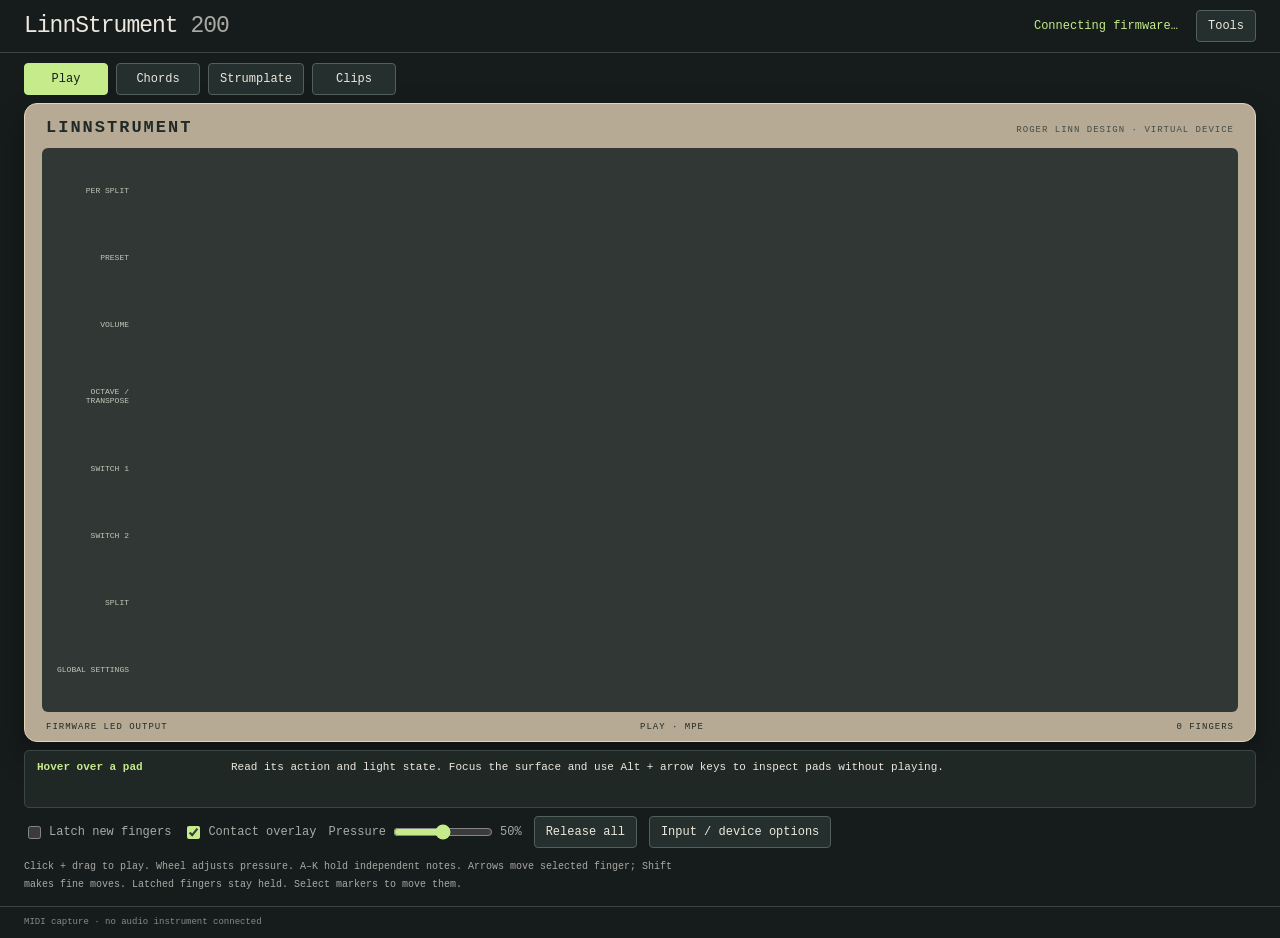
<file: crates/linnstrument-sim/web/index.html>
<!doctype html>
<html lang="en"><head><meta charset="utf-8"><meta name="viewport" content="width=device-width,initial-scale=1"><title>LinnStrument firmware replica</title><link rel="stylesheet" href="style.css"></head>
<body class="instrument-page">
<header><div><h1>LinnStrument <span id="model">200</span></h1></div><div class="status"><span id="connection">Connecting firmware…</span><button id="show-tools" type="button">Tools</button></div></header>
<main>
<nav class="surface-modes" aria-label="Playing mode"><button data-surface-mode="play" aria-pressed="true">Play</button><button data-surface-mode="chords" aria-pressed="false">Chords</button><button data-surface-mode="strumplate" aria-pressed="false">Strumplate</button><button data-surface-mode="clips" aria-pressed="false">Clips</button><span id="performance-summary" role="status"></span></nav>
<div id="chord-key" class="toolbar" hidden><label>Root <select id="root-note" aria-label="Chord root note"><option value="0">C</option><option value="1">C♯</option><option value="2">D</option><option value="3">E♭</option><option value="4">E</option><option value="5">F</option><option value="6">F♯</option><option value="7">G</option><option value="8">A♭</option><option value="9">A</option><option value="10">B♭</option><option value="11">B</option></select></label><label>Scale <select id="root-scale" aria-label="Chord scale"><option value="major">Major</option><option value="natural_minor">Natural minor</option><option value="dorian">Dorian</option><option value="mixolydian">Mixolydian</option></select></label><span>Left hand: chord controls · Right hand: degree / octave</span></div>
<section class="instrument" aria-label="Virtual LinnStrument"><div class="brand">LINNSTRUMENT <small>ROGER LINN DESIGN · VIRTUAL DEVICE</small></div><div class="surface-wrap"><div id="controls"></div><canvas id="surface" tabindex="0" aria-describedby="pad-help" aria-label="LinnStrument surface. Press A S D F G H J K for independent notes. Arrow keys move selected finger; brackets change pressure."></canvas></div><div class="instrument-footer"><span>FIRMWARE LED OUTPUT</span><span id="mode">PLAY · MPE</span><span id="fingers">0 FINGERS</span></div></section>
<div id="pad-help" class="pad-help" role="status" aria-live="polite"><strong id="pad-title">Hover over a pad</strong><span id="pad-description">Read its action and light state. Focus the surface and use Alt + arrow keys to inspect pads without playing.</span><span id="pad-light"></span></div>
<div class="toolbar"><label><input type="checkbox" id="latch"> Latch new fingers</label><label><input type="checkbox" id="markers" checked> Contact overlay</label><label>Pressure <input id="pressure" type="range" min="0" max="1" step=".01" value=".5"><output id="pressure-value">50%</output></label><button id="release">Release all</button><button id="device-options-toggle" aria-expanded="false" aria-controls="device-options">Input / device options</button></div>
<div class="support"><p>Click + drag to play. Wheel adjusts pressure. <span id="keyboard-help">A–K hold independent notes. Arrows move selected finger; Shift makes fine moves.</span> Latched fingers stay held. Select markers to move them.</p><div id="contact-list" aria-label="Active contacts"></div></div>
<div id="device-options" hidden><small id="revision"></small><div class="toolbar"><button id="foot-left">Hold left pedal</button><button id="foot-right">Hold sustain pedal</button><button id="example">Play scripted phrase</button><button id="pause">Pause</button><button id="step">Step 10 ms</button><button id="reset">Reset device</button></div><p id="clip-layout" hidden>Clip pads: bottom row 1–8 launches/stops clips. Hold the pad directly above a running clip to mute it (cyan); release restores future attacks. Rows 3 and 4 above bottom row 0 hold octave down/up for each running clip; blue ready, magenta shifted. Opposing holds cancel. Row 2 remains the optional A/B morph strip. Top row 1–7 selects I–VII and takes over follower harmony. Green marks the active degree; other degrees are blue. Hold the pad directly below I for Fill (yellow ready, magenta held). Held notes keep their pitches. Row 5 columns 6–11 select Block, strum up/down, arpeggio up/down and Humanized; green marks the selection. Return to Chord pads to play it.</p>
<details><summary>Mouse / keyboard pressure profile</summary><form id="pressure-profile" class="harmony-fields"><label>Attack ms <input name="attack" type="number" min="0" max="2000" value="0" required></label><label>Release ms <input name="release" type="number" min="0" max="2000" value="0" required></label><button type="submit">Apply pressure profile</button></form><p>Linear synthetic pressure, sampled by the native clock every 1 ms. Applies to mouse, keyboard and scripted contacts. Release all contacts before changing. Focus recovery and Release All bypass release tails.</p><output id="profile-state"></output></details>
<details><summary>Keyboard contacts</summary><p>Map lowercase letters or digits to continuous sensor coordinates. Column 0 is the firmware control column; row 0 is the bottom row. Arrow controls remain available. Release all contacts before applying.</p><form id="keyboard-form"><label for="keyboard-settings">Keyboard mapping JSON</label><textarea id="keyboard-settings" rows="8" maxlength="4096" spellcheck="false"></textarea><button type="submit">Apply keyboard settings</button><button id="keyboard-defaults" type="button">Load defaults</button><output id="keyboard-status" role="status"></output></form></details>
<details><summary>Capture / replay gesture run</summary><p>Run starts at device reset. Export includes native contact commands, firmware MIDI and LED changes. Release contacts, stop host, and pause before verification.</p><label>Run path <input id="run-path" value="/tmp/linnstrument-run.json"></label><button id="export-run">Export run</button><button id="verify-run">Verify replay</button><output id="run-status"></output><p><label>Custom contact script <input id="scenario-path" placeholder="/path/to/scenario.json"></label><button id="run-scenario">Run script</button><output id="scenario-status"></output></p></details>
<details id="inspector"><summary>Firmware / MPE inspector</summary><div class="inspector-grid"><pre id="diagnostics"></pre><pre id="midi"></pre></div></details>
</div><p id="error" role="alert"></p>
</main><footer><span id="instrument-output">MIDI capture · no audio instrument connected</span></footer>
<script src="bridge.js"></script><script type="module" src="instrument.js"></script><script type="module" src="surface-view.js"></script></body></html>
</file>
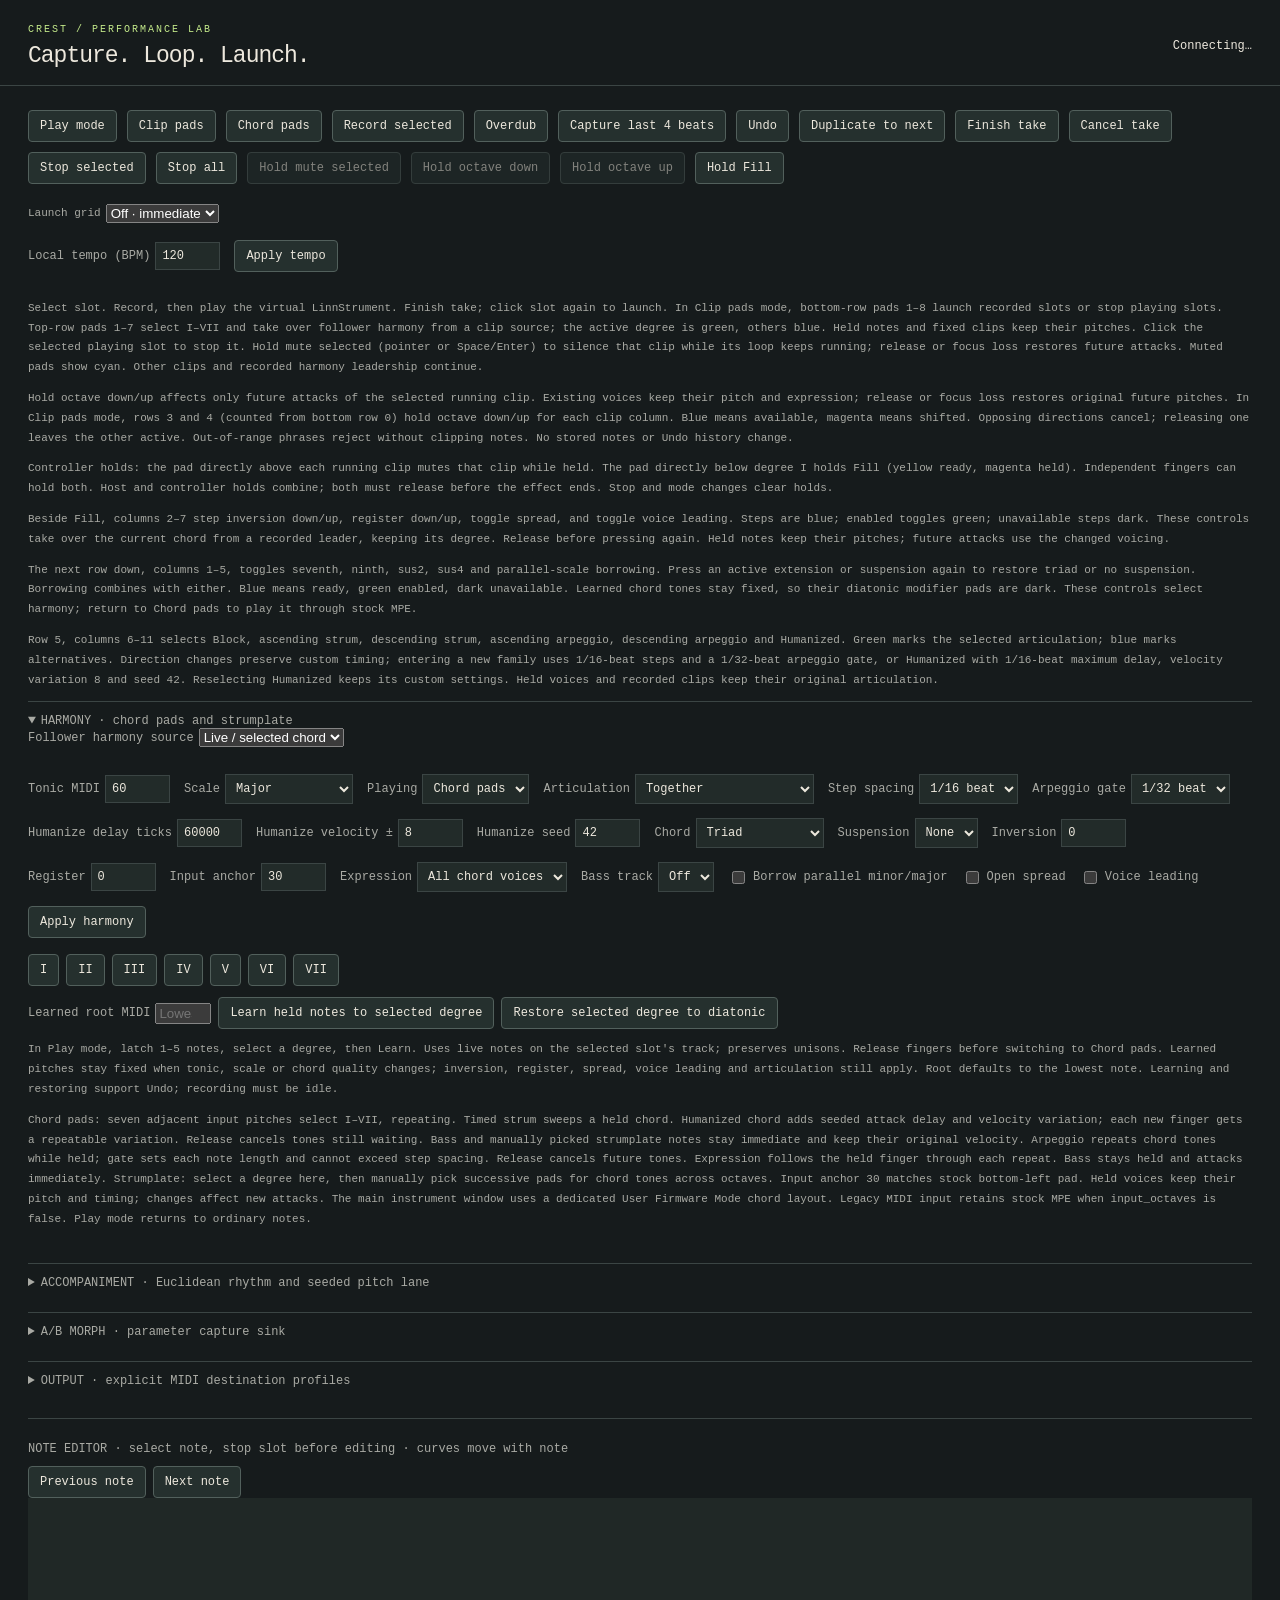
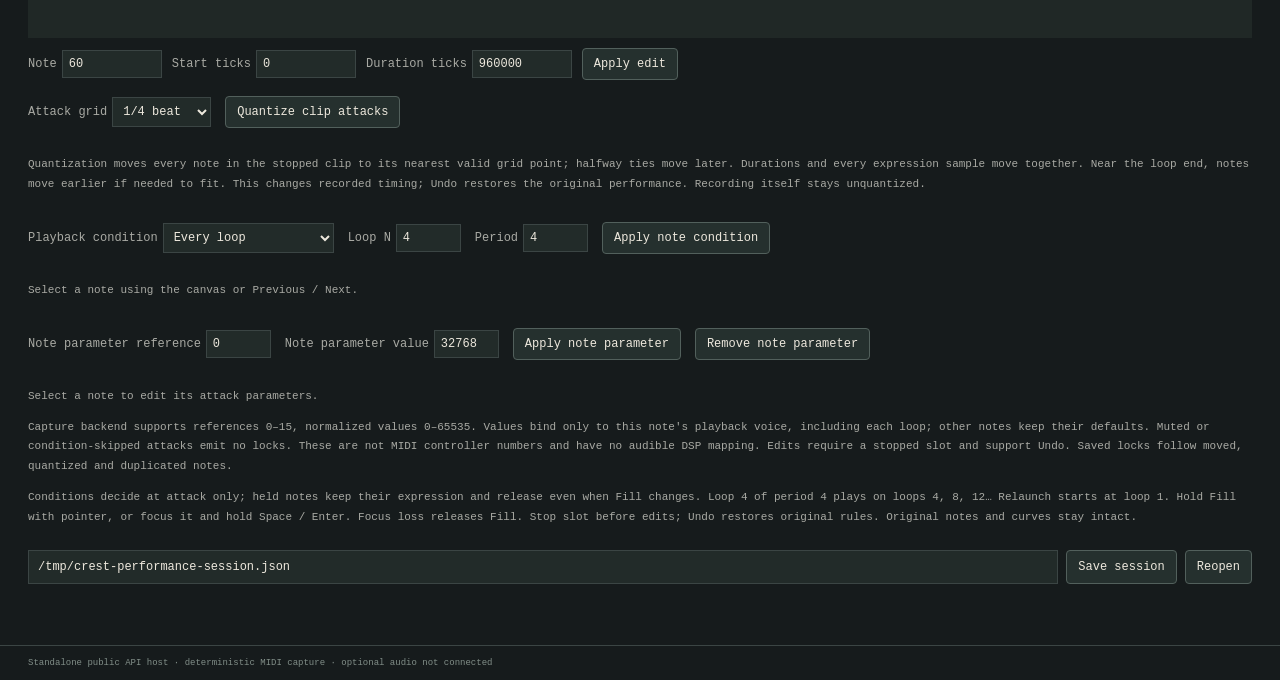
<file: crates/linnstrument-sim/web/host.html>
<!doctype html><html lang="en"><head><meta charset="utf-8"><meta name="viewport" content="width=device-width,initial-scale=1"><title>Crest Performance test host</title><link rel="stylesheet" href="style.css"></head><body>
<header><div><span class="eyebrow">CREST / PERFORMANCE LAB</span><h1>Capture. Loop. Launch.</h1></div><span id="connection">Connecting…</span></header>
<main><div class="host-toolbar"><button id="play">Play mode</button><button id="clips">Clip pads</button><button id="chords">Chord pads</button><button id="record">Record selected</button><button id="overdub">Overdub</button><button id="retro">Capture last 4 beats</button><button id="undo">Undo</button><button id="duplicate">Duplicate to next</button><button id="finish">Finish take</button><button id="cancel">Cancel take</button><button id="stop-slot">Stop selected</button><button id="stop">Stop all</button><button id="mute" aria-pressed="false" disabled>Hold mute selected</button><button id="octave-down" aria-pressed="false" disabled>Hold octave down</button><button id="octave-up" aria-pressed="false" disabled>Hold octave up</button><button id="fill" aria-pressed="false">Hold Fill</button></div><label class="note">Launch grid <select id="launch-quantum"><option value="0">Off · immediate</option><option value="960000">1 beat</option><option value="3840000">4 beats</option></select></label><div id="grid" class="clip-grid"></div>
<form id="tempo-form" class="harmony-fields"><label>Local tempo (BPM) <input name="bpm" type="number" min="1" max="999" step=".001" value="120" required></label><button type="submit">Apply tempo</button></form>
<p class="note">Select slot. Record, then play the virtual LinnStrument. Finish take; click slot again to launch. In Clip pads mode, bottom-row pads 1–8 launch recorded slots or stop playing slots. Top-row pads 1–7 select I–VII and take over follower harmony from a clip source; the active degree is green, others blue. Held notes and fixed clips keep their pitches. Click the selected playing slot to stop it. Hold mute selected (pointer or Space/Enter) to silence that clip while its loop keeps running; release or focus loss restores future attacks. Muted pads show cyan. Other clips and recorded harmony leadership continue.</p>
<p class="note">Hold octave down/up affects only future attacks of the selected running clip. Existing voices keep their pitch and expression; release or focus loss restores original future pitches. In Clip pads mode, rows 3 and 4 (counted from bottom row 0) hold octave down/up for each clip column. Blue means available, magenta means shifted. Opposing directions cancel; releasing one leaves the other active. Out-of-range phrases reject without clipping notes. No stored notes or Undo history change.</p>
<p class="note">Controller holds: the pad directly above each running clip mutes that clip while held. The pad directly below degree I holds Fill (yellow ready, magenta held). Independent fingers can hold both. Host and controller holds combine; both must release before the effect ends. Stop and mode changes clear holds.</p>
<p class="note">Beside Fill, columns 2–7 step inversion down/up, register down/up, toggle spread, and toggle voice leading. Steps are blue; enabled toggles green; unavailable steps dark. These controls take over the current chord from a recorded leader, keeping its degree. Release before pressing again. Held notes keep their pitches; future attacks use the changed voicing.</p>
<p class="note">The next row down, columns 1–5, toggles seventh, ninth, sus2, sus4 and parallel-scale borrowing. Press an active extension or suspension again to restore triad or no suspension. Borrowing combines with either. Blue means ready, green enabled, dark unavailable. Learned chord tones stay fixed, so their diatonic modifier pads are dark. These controls select harmony; return to Chord pads to play it through stock MPE.</p>
<p class="note">Row 5, columns 6–11 selects Block, ascending strum, descending strum, ascending arpeggio, descending arpeggio and Humanized. Green marks the selected articulation; blue marks alternatives. Direction changes preserve custom timing; entering a new family uses 1/16-beat steps and a 1/32-beat arpeggio gate, or Humanized with 1/16-beat maximum delay, velocity variation 8 and seed 42. Reselecting Humanized keeps its custom settings. Held voices and recorded clips keep their original articulation.</p>
<details id="harmony-panel" open><summary>HARMONY · chord pads and strumplate</summary>
<label>Follower harmony source <select id="harmony-source"><option value="selected">Live / selected chord</option></select></label>
<p id="harmony-source-state" class="note"></p>
<form id="harmony-form" class="harmony-fields">
<label>Tonic MIDI <input name="tonic" type="number" min="0" max="127" value="60" required></label>
<label>Scale <select name="scale"><option value="major">Major</option><option value="natural_minor">Natural minor</option><option value="dorian">Dorian</option><option value="mixolydian">Mixolydian</option></select></label>
<label>Playing <select name="playing"><option value="chord_pads">Chord pads</option><option value="strumplate">Strumplate</option></select></label>
<label>Articulation <select name="articulation"><option value="block">Together</option><option value="humanized">Humanized chord</option><option value="ascending">Strum low to high</option><option value="descending">Strum high to low</option><option value="arpeggio_ascending">Arpeggio low to high</option><option value="arpeggio_descending">Arpeggio high to low</option></select></label>
<label>Step spacing <select name="strum_interval"><option value="30000">1/32 beat</option><option value="60000" selected>1/16 beat</option><option value="120000">1/8 beat</option><option value="240000">1/4 beat</option><option value="480000">1/2 beat</option><option value="960000">1 beat</option></select></label>
<label>Arpeggio gate <select name="arpeggio_gate"><option value="15000">1/64 beat</option><option value="30000" selected>1/32 beat</option><option value="60000">1/16 beat</option><option value="120000">1/8 beat</option><option value="240000">1/4 beat</option><option value="480000">1/2 beat</option><option value="960000">1 beat</option></select></label>
<label>Humanize delay ticks <input name="humanize_delay" type="number" min="0" max="960000" value="60000" required></label>
<label>Humanize velocity ± <input name="humanize_velocity" type="number" min="0" max="63" value="8" required></label>
<label>Humanize seed <input name="humanize_seed" type="number" min="0" max="4294967295" value="42" required></label>
<label>Chord <select name="extension"><option value="triad">Triad</option><option value="seventh">Seventh</option><option value="add_ninth">Add9</option><option value="sixth">Sixth</option><option value="major_seventh">Major seventh</option><option value="minor_seventh">Minor seventh</option><option value="major_ninth">Major ninth</option><option value="ninth">Ninth</option></select></label>
<label>Suspension <select name="suspension"><option value="none">None</option><option value="second">Sus2</option><option value="fourth">Sus4</option></select></label>
<label>Inversion <input name="inversion" type="number" min="-4" max="4" value="0" required></label>
<label>Register <input name="register" type="number" min="-3" max="3" value="0" required></label>
<label>Input anchor <input name="input_anchor" type="number" min="0" max="127" value="30" required></label>
<label>Expression <select name="expression"><option value="all_voices">All chord voices</option><option value="top_voice">Top voice only</option></select></label>
<label>Bass track <select name="bass_track"><option value="">Off</option></select></label>
<label><input name="borrowed" type="checkbox">Borrow parallel minor/major</label>
<label><input name="spread" type="checkbox">Open spread</label>
<label><input name="voice_leading" type="checkbox">Voice leading</label>
<button type="submit">Apply harmony</button>
</form><div id="degrees" class="degree-strip" aria-label="Selected chord degree"></div>
<p id="voicing" class="note" aria-live="polite"></p>
<div class="degree-strip"><label>Learned root MIDI <input id="learned-root" type="number" min="0" max="127" placeholder="Lowest held note"></label><button id="learn-chord">Learn held notes to selected degree</button><button id="clear-chord">Restore selected degree to diatonic</button></div>
<p id="learned-state" class="note" aria-live="polite"></p>
<p class="note">In Play mode, latch 1–5 notes, select a degree, then Learn. Uses live notes on the selected slot's track; preserves unisons. Release fingers before switching to Chord pads. Learned pitches stay fixed when tonic, scale or chord quality changes; inversion, register, spread, voice leading and articulation still apply. Root defaults to the lowest note. Learning and restoring support Undo; recording must be idle.</p>
<p class="note">Chord pads: seven adjacent input pitches select I–VII, repeating. Timed strum sweeps a held chord. Humanized chord adds seeded attack delay and velocity variation; each new finger gets a repeatable variation. Release cancels tones still waiting. Bass and manually picked strumplate notes stay immediate and keep their original velocity. Arpeggio repeats chord tones while held; gate sets each note length and cannot exceed step spacing. Release cancels future tones. Expression follows the held finger through each repeat. Bass stays held and attacks immediately. Strumplate: select a degree here, then manually pick successive pads for chord tones across octaves. Input anchor 30 matches stock bottom-left pad. Held voices keep their pitch and timing; changes affect new attacks. The main instrument window uses a dedicated User Firmware Mode chord layout. Legacy MIDI input retains stock MPE when input_octaves is false. Play mode returns to ordinary notes.</p></details>
<details id="pattern-panel"><summary>ACCOMPANIMENT · Euclidean rhythm and seeded pitch lane</summary>
<form id="pattern-form" class="harmony-fields">
<label>Steps <input name="steps" type="number" min="1" max="128" value="16" required></label>
<label>Pulses <input name="pulses" type="number" min="0" max="128" value="5" required></label>
<label>Rotation <input name="rotation" type="number" min="0" max="127" value="0" required></label>
<label>Step ticks <input name="step" type="number" min="1" max="3840000" value="240000" required></label>
<label>Gate ticks <input name="gate" type="number" min="1" max="3840000" value="120000" required></label>
<label>Pitch cycle <input name="pitch_steps" type="number" min="1" max="128" value="8" required></label>
<label>Lowest tone <input name="tone_min" type="number" min="-16" max="16" value="0" required></label>
<label>Highest tone <input name="tone_max" type="number" min="-16" max="16" value="5" required></label>
<label>Seed <input name="seed" type="number" min="0" max="4294967295" value="1" required></label>
<label>Velocity <input name="velocity" type="number" min="1" max="127" value="90" required></label>
<label>Velocity variation <input name="velocity_variation" type="number" min="0" max="63" value="0" required></label>
<label>Timing variation ticks <input name="timing_variation" type="number" min="0" max="3840000" value="0" required></label>
<label><input name="follow_harmony" type="checkbox">Follow active harmony</label>
<button type="submit">Generate selected slot</button></form>
<div class="degree-strip"><button id="follow-on">Follow harmony</button><button id="follow-off">Use original notes</button><button id="freeze">Freeze current harmony</button></div>
<p id="pattern-state" class="note"></p><p class="note">Stop selected slot before generating, changing follow mode, or freezing. Changes support Undo. Different slots loop independently. Timing variation delays attacks within each step. Following changes future attacks only; freeze stores the current follower harmony as fixed pitches. A clip source uses its recorded chord gestures, including timing before delayed strums. Its last chord carries across loop pickup gaps; stopping it restores live/selected harmony. Empty slots and clips without chord gestures use live/selected harmony. Editing rendered notes does not rewrite recorded chord intent.</p>
</details>
<details id="scene-panel"><summary>A/B MORPH · parameter capture sink</summary>
<p class="note">Configure up to 16 normalized parameter endpoints (0–65535). The capture sink accepts these references; they are not MIDI controller numbers and do not change an audible instrument. Production hosts must advertise supported parameter references and map values to their own sound engine.</p>
<form id="scene-form"><div id="scene-parameters"></div><div class="degree-strip"><button id="scene-add" type="button">Add parameter</button><button type="submit">Apply A/B endpoints</button></div></form>
<div class="degree-strip"><button id="scene-a" disabled>State A</button><label>A/B position <input id="scene-position" type="range" min="0" max="65535" step="1" value="0" disabled></label><button id="scene-b" disabled>State B</button><output id="scene-position-value">No position emitted</output></div>
<p id="scene-status" class="note" aria-live="polite"></p>
<p class="note">In Clip pads mode, slide across the third row from the bottom. Stock firmware supplies continuous X through sensors; the first finger owns the row until release. Blue marks the morph row; green marks the current position. Release leaves the last value. Stop releases notes but leaves parameter values. Changing endpoints requires releasing the row and touching again. Endpoints save with the session; reopening emits no values until a gesture. Use the note editor for voice-scoped attack locks. Parameter automation recording remains separate work.</p>
<pre id="parameter-capture" aria-label="Captured parameter events"></pre></details>
<details id="output-panel"><summary>OUTPUT · explicit MIDI destination profiles</summary>
<form id="output-form" class="harmony-fields">
<label>Destination <select name="destination"></select></label>
<label>Profile <select name="profile"><option value="mpe">MPE · independent expression</option><option value="polyphonic">Ordinary polyphony · key pressure</option><option value="monophonic">Monophonic · last held note</option></select></label>
<label>Channel / MPE main <input name="channel" type="number" min="1" max="16" value="1" required></label>
<label>MPE first member <input name="first" type="number" min="1" max="16" value="2" required></label>
<label>MPE last member <input name="last" type="number" min="1" max="16" value="16" required></label>
<label>Bend semitones <input name="bend" type="number" min="1" max="96" value="48" required></label>
<label>Poly voices <input name="voices" type="number" min="1" max="128" value="15" required></label>
<label>Poly expression <select name="expression"><option value="reject_unsupported">Reject unsupported pitch/timbre</option><option value="pressure_only">Discard pitch/timbre explicitly</option></select></label>
<button type="submit">Apply output profile</button></form>
<p id="output-state" class="note"></p><p class="note">Stop transport before changing profiles. MPE is required for independent X/Y/Z. Ordinary MIDI rejects overlapping identical pitches. Monophonic reduction sounds the last held note and reattacks the preceding note on release. Profiles save with host sessions; plain library sessions open with lower MPE defaults.</p></details>
<section class="editor"><h2>NOTE EDITOR · select note, stop slot before editing · curves move with note</h2><div class="degree-strip"><button id="previous-note">Previous note</button><button id="next-note">Next note</button></div><canvas id="piano" width="800" height="140" aria-label="Recorded notes. Select a note to edit its pitch, timing and duration." tabindex="0"></canvas><div class="edit-fields"><label>Note <input id="note-key" type="number" min="0" max="127" value="60"></label><label>Start ticks <input id="note-start" type="number" min="0" value="0"></label><label>Duration ticks <input id="note-duration" type="number" min="1" value="960000"></label><button id="apply-edit">Apply edit</button></div>
<form id="quantize-form" class="harmony-fields"><label>Attack grid <select name="grid"><option value="960000">1 beat</option><option value="480000">1/2 beat</option><option value="240000" selected>1/4 beat</option><option value="120000">1/8 beat</option><option value="60000">1/16 beat</option><option value="320000">1/3 beat</option><option value="160000">1/6 beat</option></select></label><button type="submit">Quantize clip attacks</button></form>
<p class="note">Quantization moves every note in the stopped clip to its nearest valid grid point; halfway ties move later. Durations and every expression sample move together. Near the loop end, notes move earlier if needed to fit. This changes recorded timing; Undo restores the original performance. Recording itself stays unquantized.</p>
<form id="condition-form" class="harmony-fields">
<label>Playback condition <select name="condition"><option value="always">Every loop</option><option value="every">Loop N of period</option><option value="fill">While Fill held</option><option value="not_fill">While Fill released</option></select></label>
<label>Loop N <input name="iteration" type="number" min="1" max="65535" value="4" required></label>
<label>Period <input name="period" type="number" min="1" max="65535" value="4" required></label>
<button type="submit">Apply note condition</button></form>
<p id="condition-state" class="note" aria-live="polite">Select a note using the canvas or Previous / Next.</p>
<form id="note-parameter-form" class="harmony-fields">
<label>Note parameter reference <input name="parameter" type="number" min="0" max="15" step="1" value="0" required></label>
<label>Note parameter value <input name="value" type="number" min="0" max="65535" step="1" value="32768" required></label>
<button type="submit">Apply note parameter</button><button id="remove-note-parameter" type="button">Remove note parameter</button></form>
<p id="note-parameter-state" class="note" aria-live="polite">Select a note to edit its attack parameters.</p>
<p class="note">Capture backend supports references 0–15, normalized values 0–65535. Values bind only to this note's playback voice, including each loop; other notes keep their defaults. Muted or condition-skipped attacks emit no locks. These are not MIDI controller numbers and have no audible DSP mapping. Edits require a stopped slot and support Undo. Saved locks follow moved, quantized and duplicated notes.</p>
<p class="note">Conditions decide at attack only; held notes keep their expression and release even when Fill changes. Loop 4 of period 4 plays on loops 4, 8, 12… Relaunch starts at loop 1. Hold Fill with pointer, or focus it and hold Space / Enter. Focus loss releases Fill. Stop slot before edits; Undo restores original rules. Original notes and curves stay intact.</p>
</section><div class="session"><input id="path" aria-label="Session file path" value="/tmp/crest-performance-session.json"><button id="save">Save session</button><button id="open">Reopen</button></div><p id="transport" class="note"></p><pre id="capture"></pre><p id="error" role="alert"></p></main><footer>Standalone public API host · deterministic MIDI capture · optional audio not connected</footer><script src="bridge.js"></script><script type="module" src="host.js"></script></body></html>
</file>
<file: crates/linnstrument-sim/web/style.css>
:root{color-scheme:dark;--ink:#ede8dd;--muted:#a9aaa4;--bg:#161b1c;--line:#3b4544;--accent:#c5eb8b;font-family:ui-monospace,SFMono-Regular,Consolas,monospace;font-size:12px}*{box-sizing:border-box}body{margin:0;background:var(--bg);color:var(--ink)}header{display:flex;justify-content:space-between;align-items:center;padding:22px 28px 16px;border-bottom:1px solid var(--line)}h1{font-size:23px;font-weight:500;margin:7px 0 0;letter-spacing:-1px}h1 span{color:var(--muted)}.eyebrow{font-size:10px;color:var(--accent);letter-spacing:2px}.status{text-align:right;color:var(--accent)}small{display:block;color:var(--muted);font-size:9px;margin-top:6px}main{padding:24px 28px 12px}.instrument{background:#b6aa95;border:1px solid #e1d4b9;border-radius:13px;padding:14px 17px 9px;box-shadow:0 15px 32px #0005;color:#222a27}.brand{display:flex;align-items:baseline;justify-content:space-between;font-weight:750;letter-spacing:2px;font-size:17px;margin:0 4px 11px}.brand small{display:inline;font-weight:400;letter-spacing:1px;color:#424c46}.surface-wrap{display:flex;gap:8px;background:#303735;border-radius:6px;padding:9px}#controls{width:78px;flex:none;display:flex;flex-direction:column;justify-content:space-around;font-size:8px;color:#c5c6b9;text-transform:uppercase;text-align:right;line-height:1.2}canvas{width:100%;height:auto;display:block;min-width:0;touch-action:none;cursor:crosshair}.instrument-footer{display:flex;justify-content:space-between;font-size:9px;letter-spacing:1px;padding:10px 4px 0}.toolbar{display:flex;flex-wrap:wrap;align-items:center;gap:12px;margin-top:22px}label{display:inline-flex;align-items:center;gap:5px;color:var(--muted)}input[type=range]{width:100px;accent-color:var(--accent)}input[type=checkbox]{accent-color:var(--accent)}button{background:#25302e;color:var(--ink);border:1px solid #52605c;border-radius:4px;padding:8px 11px;font:inherit;cursor:pointer}button:hover{background:#38483d}button:focus-visible,canvas:focus-visible{outline:2px solid var(--accent);outline-offset:3px}button:disabled{opacity:.5;cursor:default}.support{display:flex;justify-content:space-between;gap:20px}.support p{color:var(--muted);font-size:10px;line-height:1.8;max-width:680px}#contact-list{display:flex;gap:5px;align-items:center;flex-wrap:wrap}#contact-list button{font-size:10px;padding:5px}#contact-list button.selected{border-color:var(--accent);color:var(--accent)}details{border-top:1px solid var(--line);margin-top:10px;padding:12px 0}summary{color:var(--muted);cursor:pointer}.inspector-grid{display:grid;grid-template-columns:1fr 1fr;gap:15px}pre{font-size:10px;line-height:1.6;white-space:pre-wrap;max-height:140px;overflow:auto;color:#b8c8bc}#error{color:#ffb8a5;min-height:14px}footer{padding:12px 28px;color:#818e88;font-size:9px;border-top:1px solid var(--line)}.host-toolbar{display:flex;gap:10px;flex-wrap:wrap;margin-bottom:20px}.clip-grid{display:grid;grid-template-columns:repeat(4,1fr);gap:10px}.clip{min-height:96px;text-align:left;padding:15px}.clip strong{display:block;font-size:20px;margin-bottom:8px}.clip.playing{border-color:var(--accent);color:var(--accent)}.clip.recording{border-color:#ff9a8a;color:#ff9a8a}.clip.recorded{border-color:#94bdeb}.clip.queued{border-color:#e6ce80}.session{margin-top:22px;display:flex;gap:8px}.session input{flex:1;background:#222b29;color:var(--ink);border:1px solid var(--line);padding:9px;font:inherit}.note{font-size:11px;line-height:1.8;color:var(--muted)}
.editor{margin-top:18px;border-top:1px solid var(--line);padding-top:14px}.editor h2{font-size:12px;font-weight:400;color:var(--muted)}.editor canvas{height:140px;background:#202826;cursor:pointer}.edit-fields{display:flex;gap:10px;margin-top:10px;flex-wrap:wrap}.edit-fields input{width:100px;background:#222b29;border:1px solid var(--line);color:var(--ink);padding:6px;font:inherit}.clip.overdubbing{border-color:#df9bef;color:#df9bef}

.harmony-fields{display:flex;flex-wrap:wrap;gap:14px;padding:16px 0}.harmony-fields input[type=number]{width:65px}.harmony-fields input,.harmony-fields select{background:#222b29;border:1px solid var(--line);color:var(--ink);padding:6px;font:inherit}.degree-strip{display:flex;gap:7px}.degree-strip button[aria-pressed=true]{border-color:var(--accent);color:var(--accent)}select:focus-visible,input:focus-visible{outline:2px solid var(--accent);outline-offset:2px}

#keyboard-settings{display:block;width:100%;margin:10px 0;padding:10px;background:#222b29;border:1px solid var(--line);color:var(--ink);font:inherit}#keyboard-status{display:block;margin-top:8px;color:var(--muted)}

/* The surface is the performance view. Device diagnostics are opt-in. */
.instrument-page header{padding:14px 24px}.instrument-page h1{margin:0}.instrument-page main{padding:16px 24px 8px}.instrument-page .status{display:flex;gap:18px;align-items:center}.surface-modes{display:flex;align-items:center;gap:8px;margin:0 0 16px}.surface-modes button[aria-pressed=true]{background:#c5eb8b;color:#18201a;border-color:#c5eb8b}.surface-modes button{min-width:84px}#performance-summary{margin-left:auto;color:var(--muted);text-align:right;font-size:11px;max-width:48%;line-height:1.6}.pad-help{display:grid;grid-template-columns:minmax(130px,180px) 1fr minmax(120px,160px);gap:14px;align-items:start;min-height:70px;margin-top:14px;padding:12px 14px;border:1px solid var(--line);border-radius:5px;background:#202826;line-height:1.6}.pad-help strong{color:var(--accent)}#pad-description{color:var(--ink)}#pad-light{font-size:10px;color:var(--muted);white-space:normal}.instrument-page .toolbar{margin-top:12px;gap:12px}.instrument-page .support p{margin-bottom:4px}.instrument-page #device-options[hidden]{display:none}.instrument-page #device-options{border-top:1px solid var(--line);padding-top:12px;margin-top:15px}.instrument-page footer{padding:10px 24px}.instrument-page #error:empty{display:none}@media(max-width:1000px){#performance-summary{max-width:38%;font-size:10px}.pad-help{grid-template-columns:150px 1fr}#pad-light{grid-column:2}.brand small{font-size:8px}}

[hidden]{display:none!important}
.instrument-page header{padding:10px 24px}.instrument-page main{padding-top:10px}.instrument-page .surface-modes{margin-bottom:8px}.instrument-page .pad-help{margin-top:8px;min-height:58px;padding:8px 12px;font-size:11px}.instrument-page #chord-key{margin:0 0 8px;font-size:11px}.instrument-page .toolbar{margin-top:8px}.instrument-page .support{font-size:10px}
</file>
